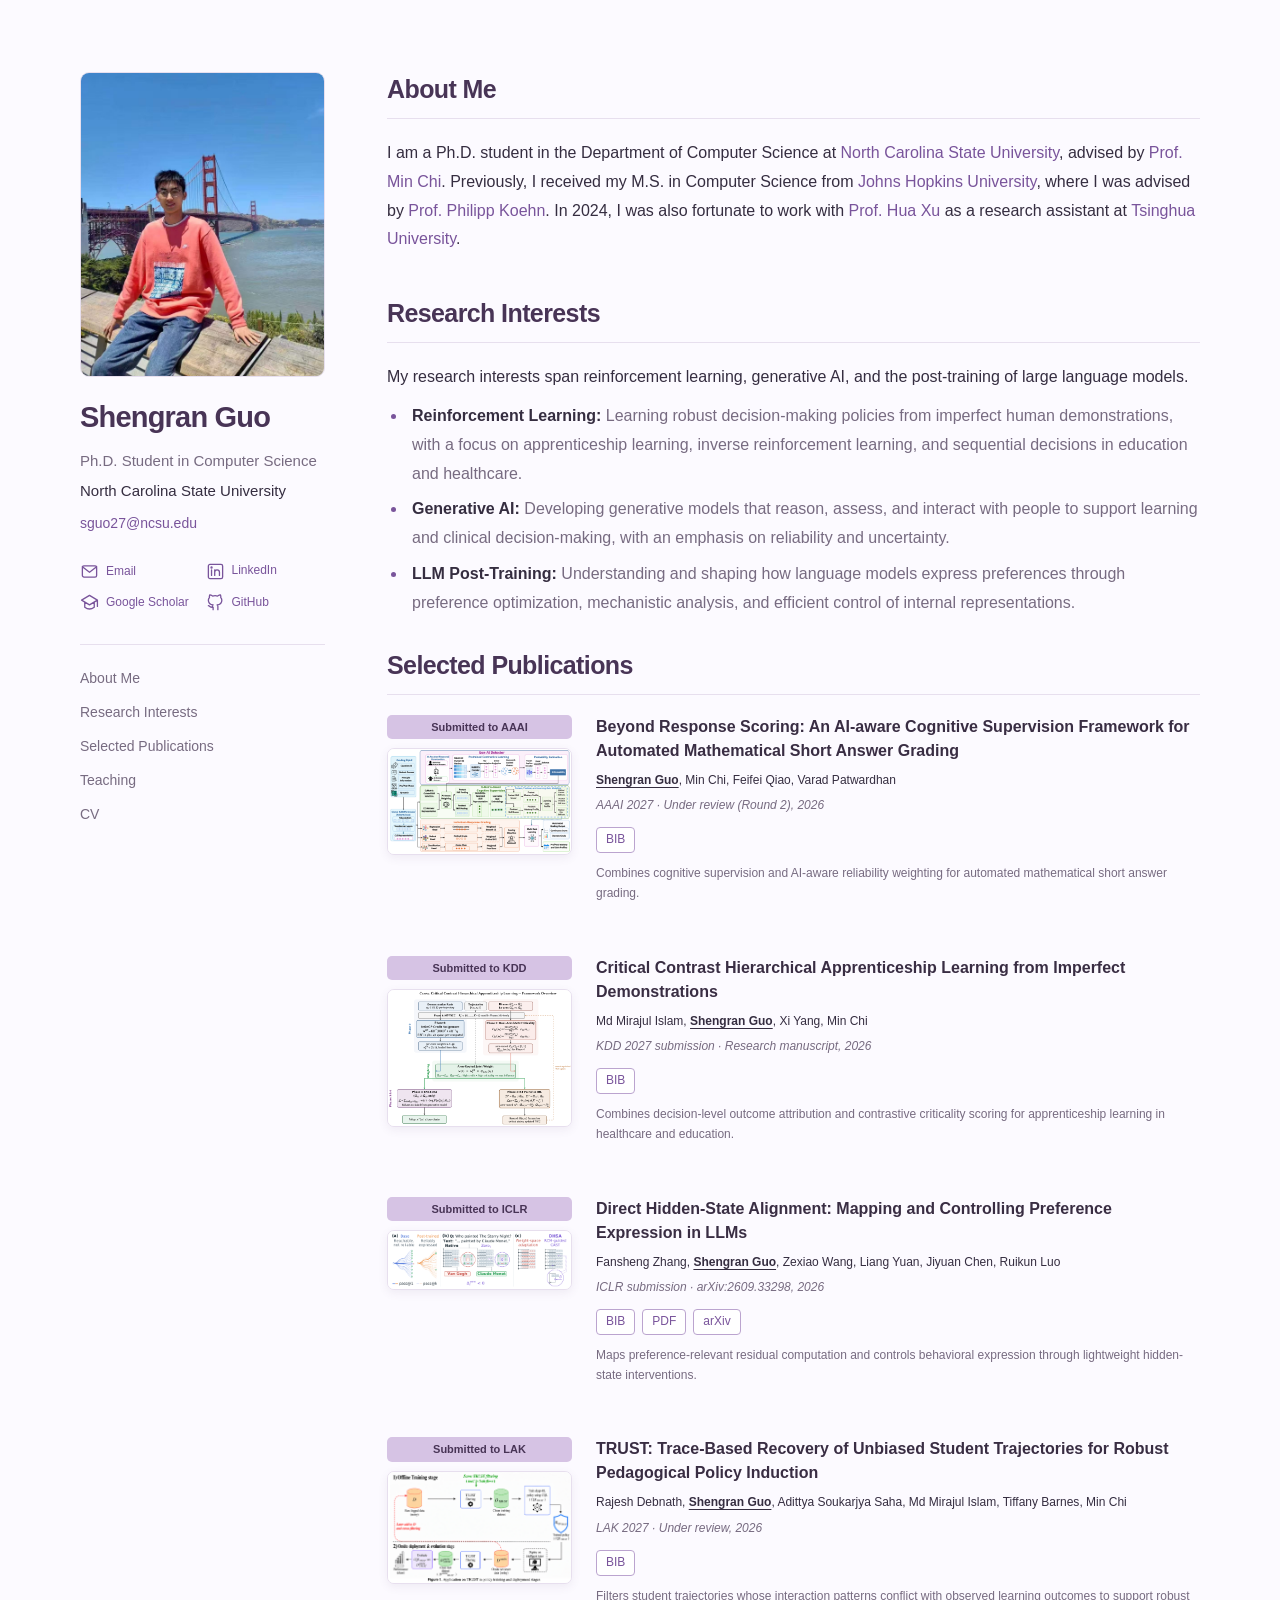
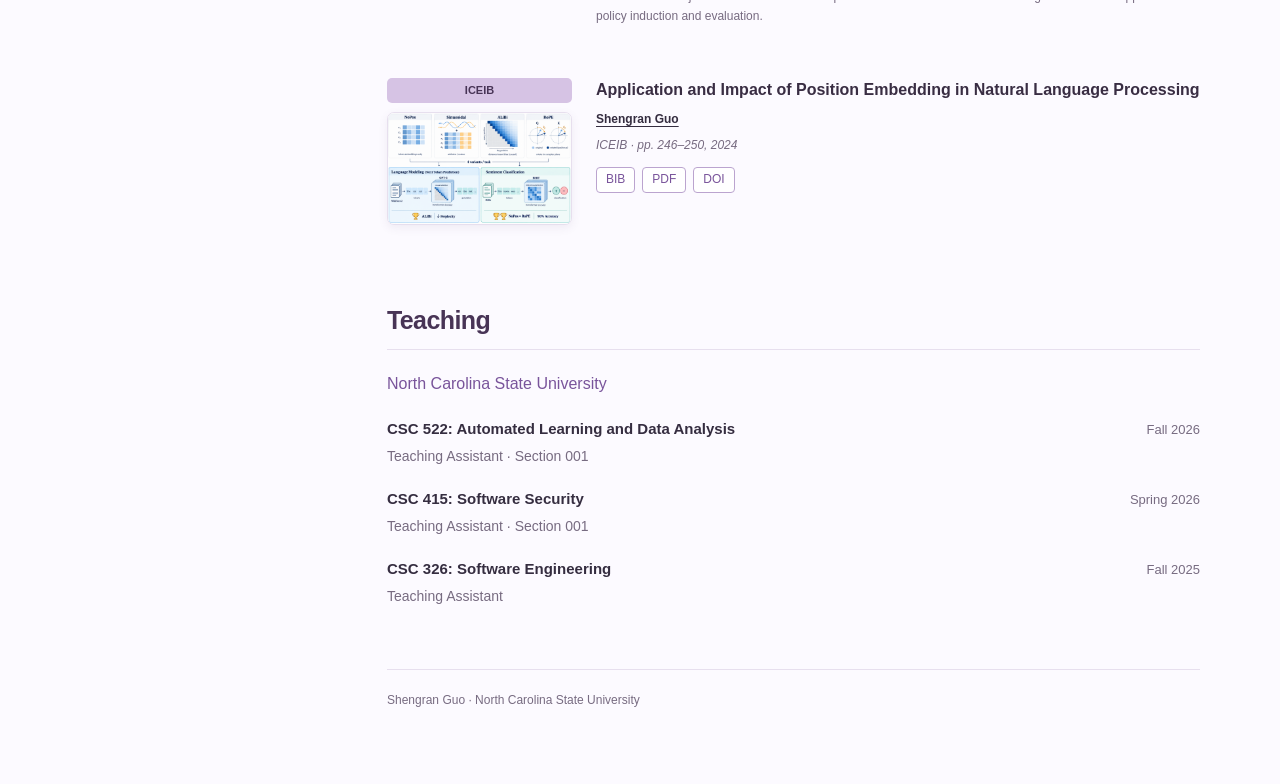
<file: index.html>
<!DOCTYPE html>
<html lang="en">
<head>
  <meta charset="UTF-8">
  <meta name="viewport" content="width=device-width, initial-scale=1">
  <meta name="description" content="Shengran Guo — Ph.D. student in Computer Science at North Carolina State University. Research in reinforcement learning, generative AI, and LLM post-training.">
  <title>Shengran Guo | NC State University</title>
  <link rel="canonical" href="https://guoshengran2022-ux.github.io/">
  <link rel="stylesheet" href="assets/style.css">
  <script src="assets/profile.js" defer></script>
</head>
<body>
  <a class="skip-link" href="#about">Skip to content</a>
  <div class="layout">
    <header class="profile">
      <img class="profile-photo" src="assets/shengran-guo.jpg" alt="Shengran Guo at the Golden Gate Bridge" width="245" height="305">
      <h1>Shengran Guo</h1>
      <p class="position">Ph.D. Student in Computer Science</p>
      <p class="affiliation"><a href="https://www.ncsu.edu/">North Carolina State University</a></p>
      <p class="profile-email"><a href="mailto:sguo27@ncsu.edu">sguo27@ncsu.edu</a></p>
      <div class="contacts" aria-label="Contact and academic profiles">
        <span class="contact pending" data-contact="email" aria-disabled="true" title="Email address to be added"><svg viewBox="0 0 24 24" aria-hidden="true"><rect x="3" y="5" width="18" height="14" rx="2"/><path d="m3 6 9 7 9-7"/></svg><span>Email</span></span>
        <span class="contact pending" data-contact="linkedin" aria-disabled="true" title="LinkedIn profile to be added"><svg viewBox="0 0 24 24" aria-hidden="true"><rect x="3" y="3" width="18" height="18" rx="2"/><path d="M7 10v7M11 17v-7m0 3c0-4 6-4 6 0v4"/><circle cx="7" cy="7" r=".65"/></svg><span>LinkedIn</span></span>
        <span class="contact pending" data-contact="scholar" aria-disabled="true" title="Google Scholar profile to be added"><svg viewBox="0 0 24 24" aria-hidden="true"><path d="m2 9 10-6 10 6-10 6L2 9Zm4 3v6c4 3 8 3 12 0v-6M22 9v8"/></svg><span>Google Scholar</span></span>
        <a class="contact" href="https://github.com/guoshengran2022-ux" aria-label="GitHub profile"><svg viewBox="0 0 24 24" aria-hidden="true"><path d="M9 21v-3c-4 1-4-2-6-2m12 5v-4c0-1-.3-1.8-1-2 3-.4 6-1.5 6-6 0-1.4-.5-2.5-1.4-3.4.2-.8.2-2-.3-3.1 0 0-1.1-.3-3.6 1.3a12 12 0 0 0-6.4 0C5.8 2.2 4.7 2.5 4.7 2.5c-.5 1.1-.5 2.3-.3 3.1C3.5 6.5 3 7.6 3 9c0 4.5 3 5.6 6 6-.7.2-1 1-1 2"/></svg><span>GitHub</span></a>
      </div>
      <nav aria-label="Main navigation"><a href="#about">About Me</a><a href="#research">Research Interests</a><a href="#publications">Selected Publications</a><a href="#teaching">Teaching</a><a href="cv/">CV</a></nav>
    </header>
    <main id="main">
      <section id="about">
        <h2>About Me</h2>
        <p>I am a Ph.D. student in the Department of Computer Science at <a href="https://www.ncsu.edu/">North Carolina State University</a>, advised by <a href="https://csc.ncsu.edu/people/mchi/">Prof. Min Chi</a>.
        Previously, I received my M.S. in Computer Science from <a href="https://www.jhu.edu/">Johns Hopkins University</a>, where I was advised by <a href="https://engineering.jhu.edu/faculty/philipp-koehn/">Prof. Philipp Koehn</a>. In 2024, I was also fortunate to work with <a href="https://thu-xuhua.github.io/">Prof. Hua Xu</a> as a research assistant at <a href="https://www.tsinghua.edu.cn/en/">Tsinghua University</a>.</p>
      </section>
      <section id="research">
        <h2>Research Interests</h2>
        <p>My research interests span reinforcement learning, generative AI, and the post-training of large language models.</p>
        <ul class="research-list">
          <li><h3>Reinforcement Learning</h3><p>Learning robust decision-making policies from imperfect human demonstrations, with a focus on apprenticeship learning, inverse reinforcement learning, and sequential decisions in education and healthcare.</p></li>
          <li><h3>Generative AI</h3><p>Developing generative models that reason, assess, and interact with people to support learning and clinical decision-making, with an emphasis on reliability and uncertainty.</p></li>
          <li><h3>LLM Post-Training</h3><p>Understanding and shaping how language models express preferences through preference optimization, mechanistic analysis, and efficient control of internal representations.</p></li>
        </ul>
      </section>
      <section id="publications">
        <h2>Selected Publications</h2>
        <div id="publication-list" class="publications"><p class="empty-state">Publication details will be added soon.</p></div>
        <noscript><p>Please enable JavaScript to view the publication list.</p></noscript>
      </section>
      <section id="teaching">
        <h2>Teaching</h2>
        <p class="teaching-university"><a href="https://www.ncsu.edu/">North Carolina State University</a></p>
        <div class="teaching-entry">
          <div class="teaching-heading"><h3>CSC 522: Automated Learning and Data Analysis</h3><span>Fall 2026</span></div>
          <p>Teaching Assistant · Section 001</p>
        </div>
        <div class="teaching-entry">
          <div class="teaching-heading"><h3>CSC 415: Software Security</h3><span>Spring 2026</span></div>
          <p>Teaching Assistant · Section 001</p>
        </div>
        <div class="teaching-entry">
          <div class="teaching-heading"><h3>CSC 326: Software Engineering</h3><span>Fall 2025</span></div>
          <p>Teaching Assistant</p>
        </div>
      </section>
      <footer>Shengran Guo · North Carolina State University</footer>
    </main>
  </div>
</body>
</html>
</file>
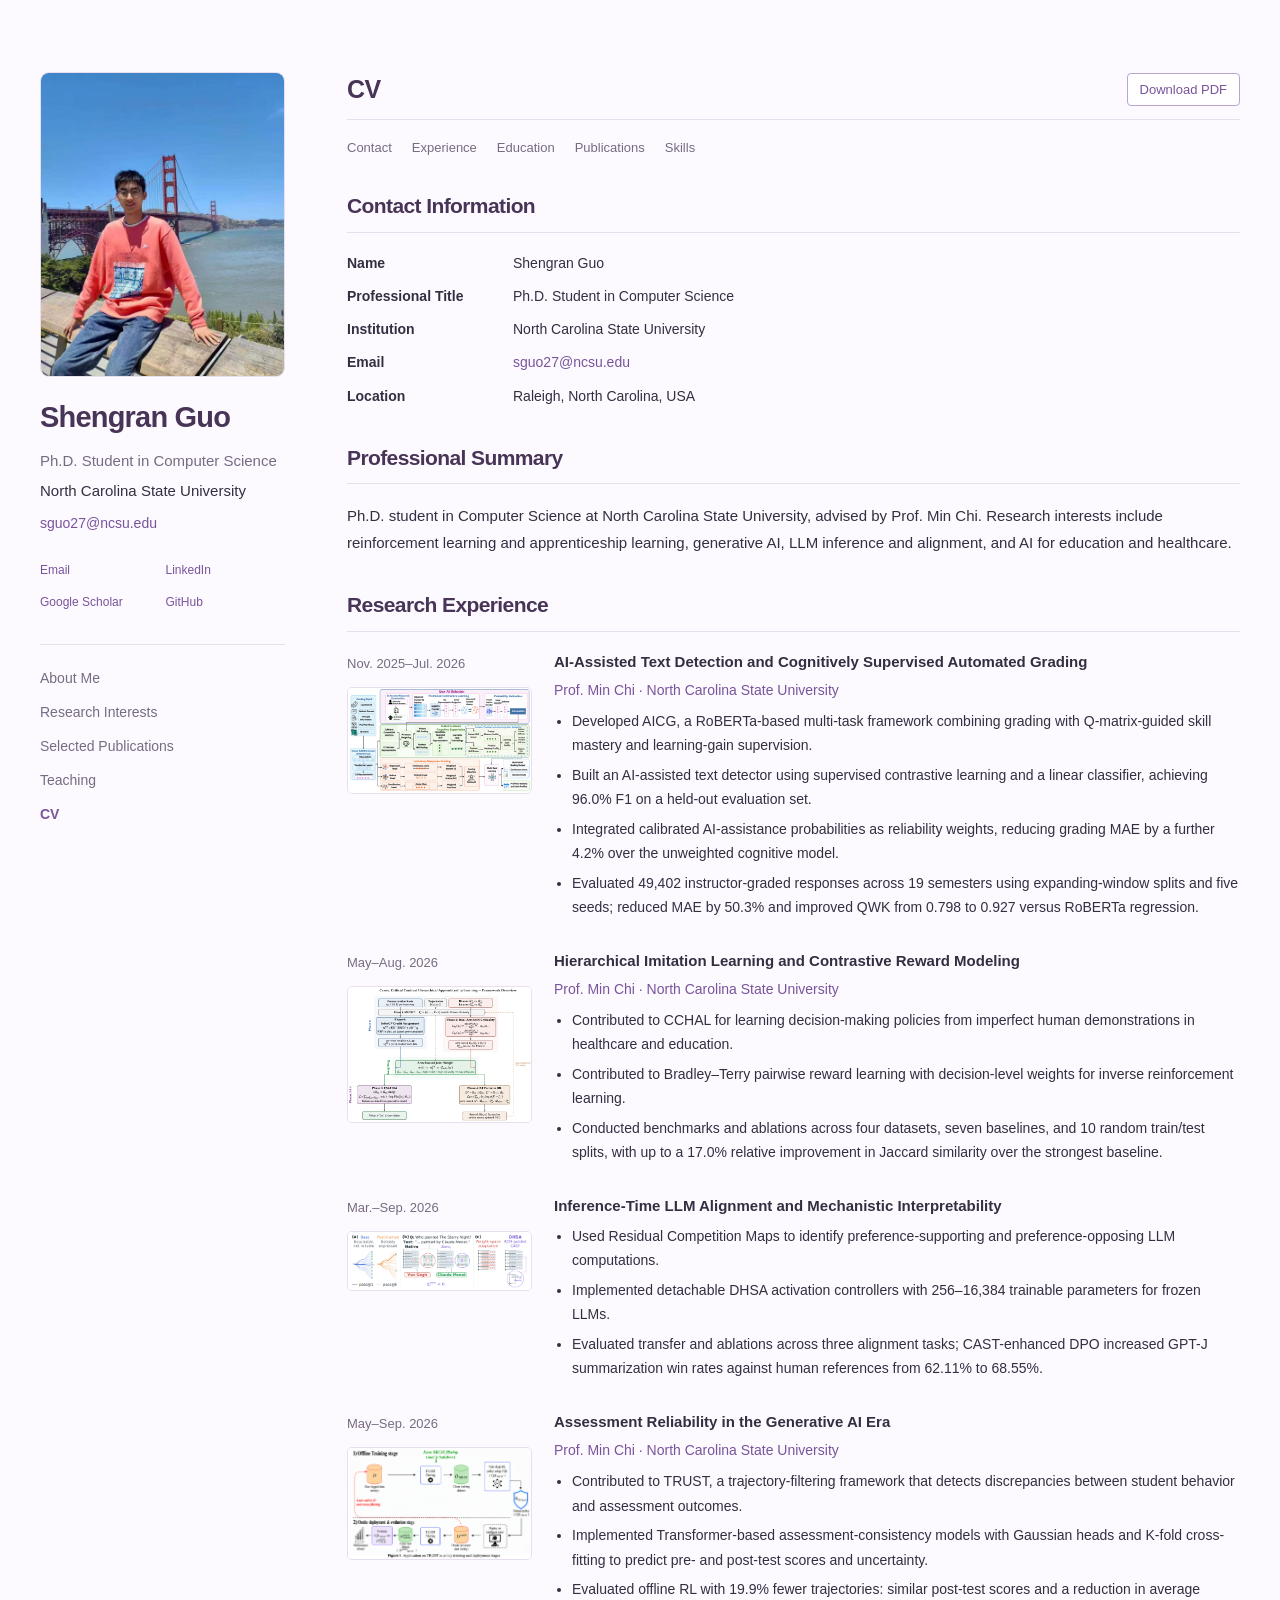
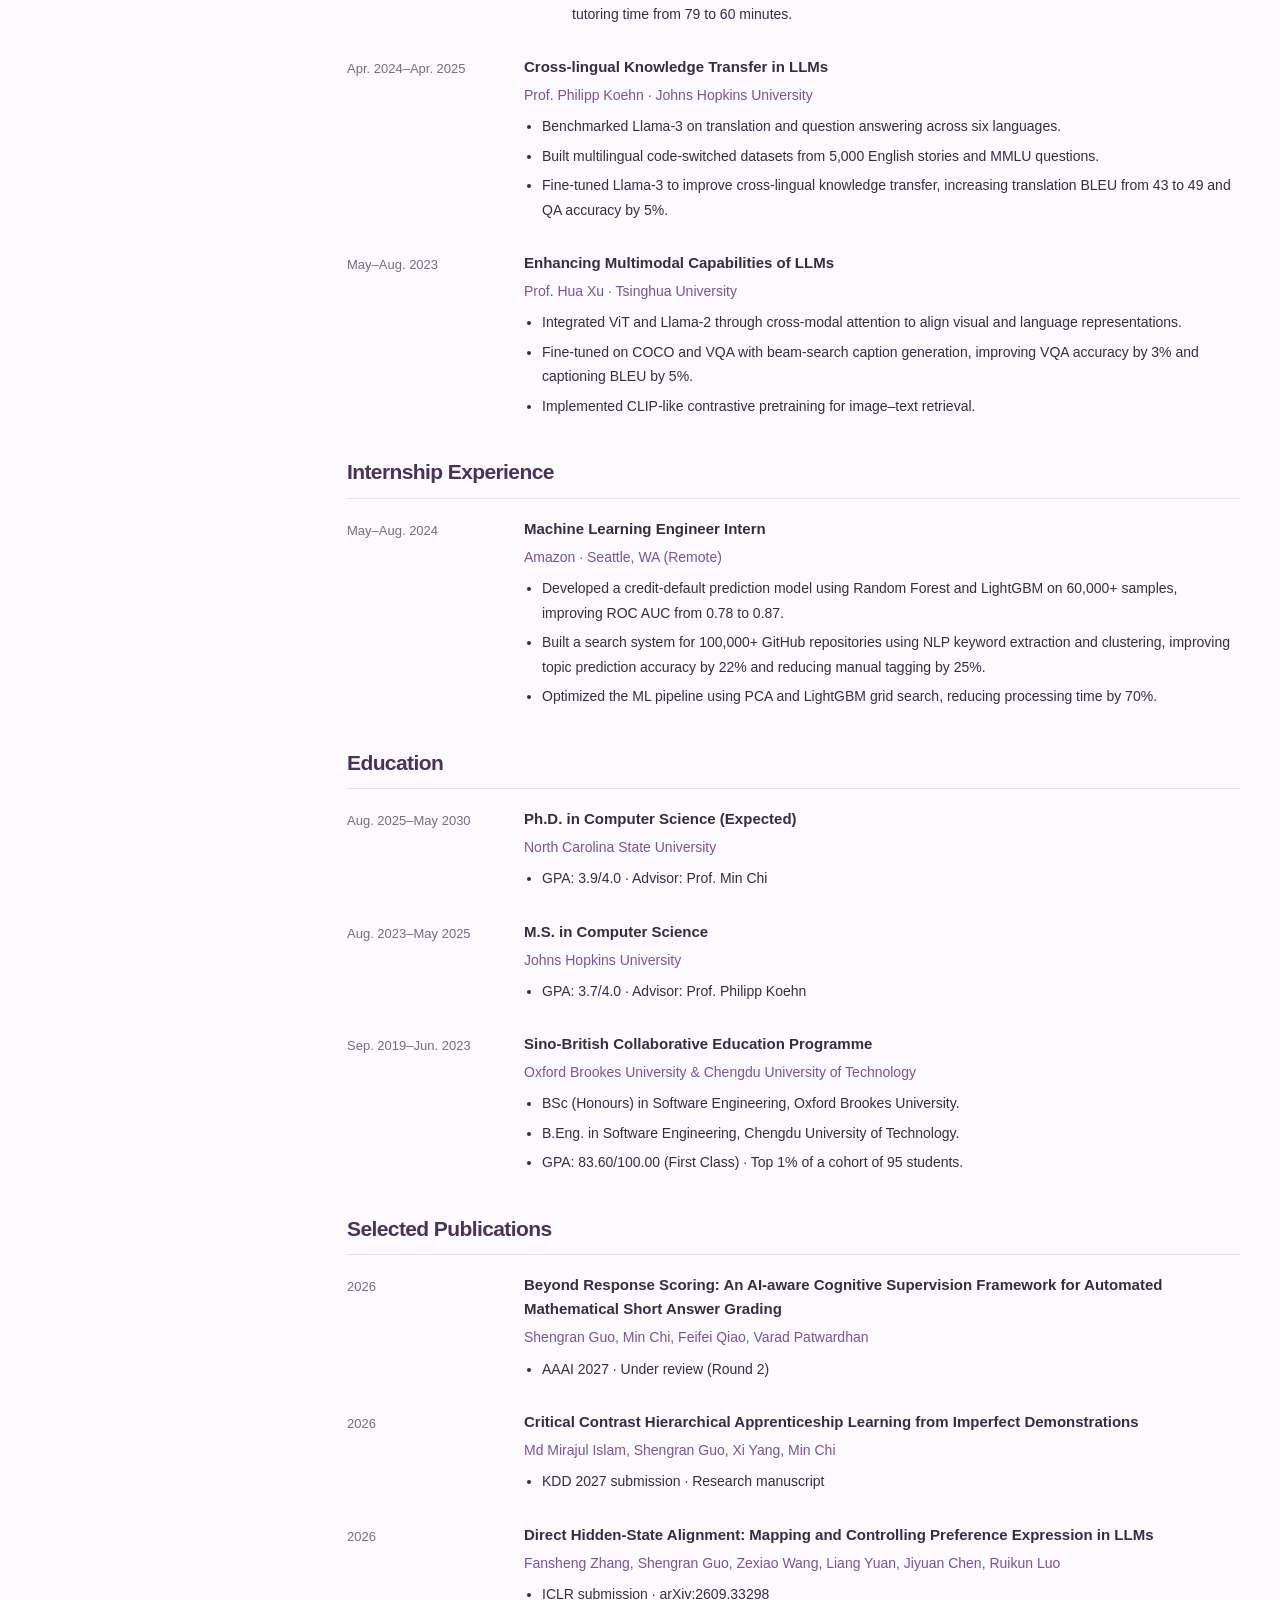
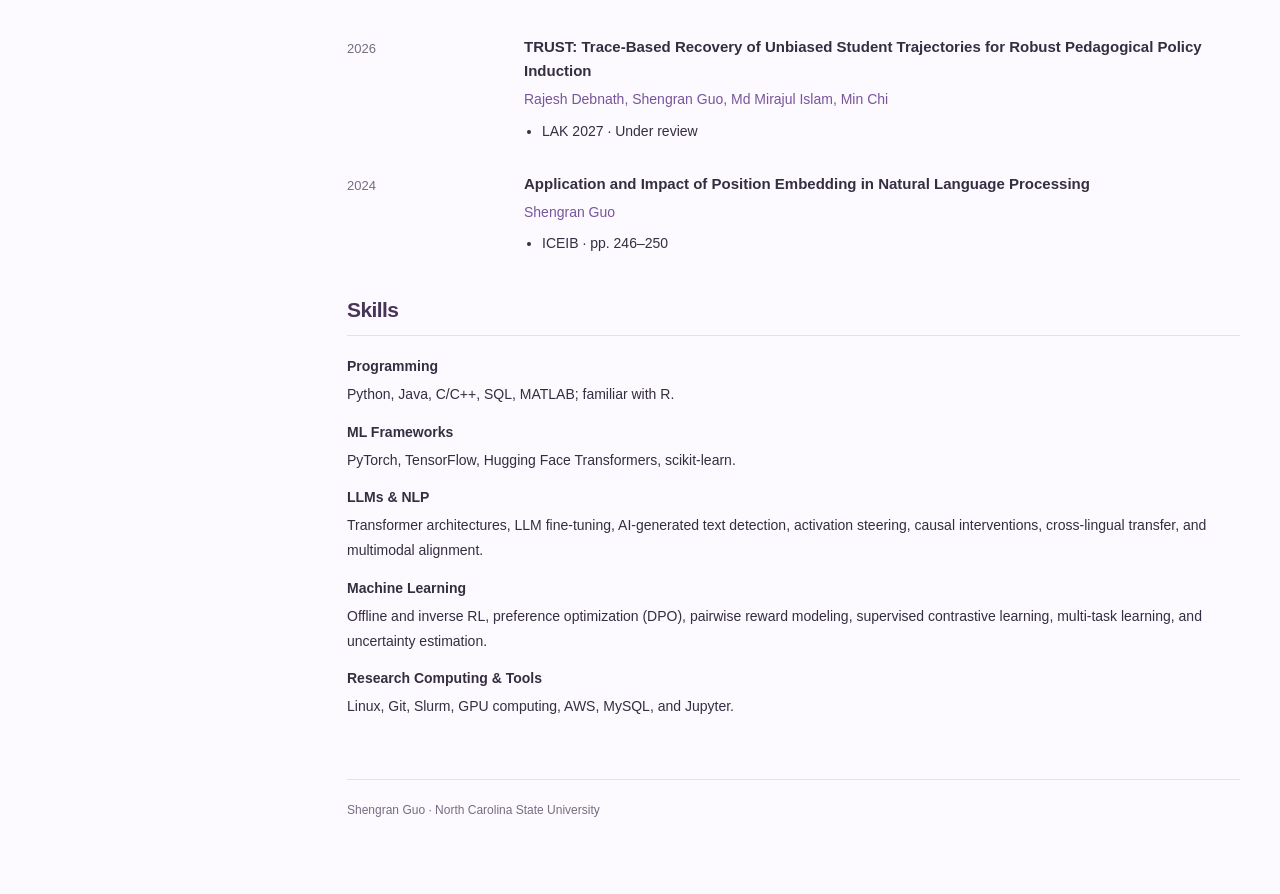
<file: cv/index.html>
<!DOCTYPE html>
<html lang="en">
<head>
<meta charset="UTF-8">
<meta name="viewport" content="width=device-width, initial-scale=1">
<meta name="description" content="Curriculum vitae of Shengran Guo, Ph.D. student at North Carolina State University.">
<title>CV | Shengran Guo</title>
<link rel="canonical" href="https://guoshengran2022-ux.github.io/cv/">
<link rel="stylesheet" href="../assets/style.css">
</head>
<body class="cv-page">
<a class="skip-link" href="#cv">Skip to CV</a>
<div class="layout">
    <header class="profile">
      <img class="profile-photo" src="../assets/shengran-guo.jpg" alt="Shengran Guo at the Golden Gate Bridge" width="245" height="305">
      <h1>Shengran Guo</h1>
      <p class="position">Ph.D. Student in Computer Science</p>
      <p class="affiliation"><a href="https://www.ncsu.edu/">North Carolina State University</a></p>
      <p class="profile-email"><a href="mailto:sguo27@ncsu.edu">sguo27@ncsu.edu</a></p>
      <div class="contacts" aria-label="Contact and academic profiles">
        <a class="contact" href="mailto:sguo27@ncsu.edu">Email</a>
        <a class="contact" href="https://www.linkedin.com/in/shengran-guo-b108312bb/">LinkedIn</a>
        <a class="contact" href="https://scholar.google.com/citations?user=rDqRZrIAAAAJ&amp;hl=zh-CN">Google Scholar</a>
        <a class="contact" href="https://github.com/guoshengran2022-ux">GitHub</a>
      </div>
      <nav aria-label="Main navigation"><a href="../#about">About Me</a><a href="../#research">Research Interests</a><a href="../#publications">Selected Publications</a><a href="../#teaching">Teaching</a><a href="./" aria-current="page">CV</a></nav>
    </header>
<main id="cv">
<div class="cv-heading"><h2>CV</h2><a class="cv-download" href="../assets/files/Shengran_Guo_CV.pdf" download>Download PDF</a></div>
<nav class="cv-contents" aria-label="CV sections"><a href="#contact">Contact</a><a href="#experience">Experience</a><a href="#education">Education</a><a href="#cv-publications">Publications</a><a href="#skills">Skills</a></nav>
<section id="contact" class="cv-section"><h2>Contact Information</h2><dl class="cv-contact"><dt>Name</dt><dd>Shengran Guo</dd><dt>Professional Title</dt><dd>Ph.D. Student in Computer Science</dd><dt>Institution</dt><dd>North Carolina State University</dd><dt>Email</dt><dd><a href="mailto:sguo27@ncsu.edu">sguo27@ncsu.edu</a></dd><dt>Location</dt><dd>Raleigh, North Carolina, USA</dd></dl></section>
<section class="cv-section"><h2>Professional Summary</h2><p>Ph.D. student in Computer Science at North Carolina State University, advised by Prof. Min Chi. Research interests include reinforcement learning and apprenticeship learning, generative AI, LLM inference and alignment, and AI for education and healthcare.</p></section><section id="experience" class="cv-section"><h2>Research Experience</h2><article class="cv-entry cv-research-entry"><div class="cv-date">Nov. 2025–Jul. 2026<img class="cv-research-image" src="../assets/publication-1.png" alt="AICG framework overview" loading="lazy"></div><div><h3>AI-Assisted Text Detection and Cognitively Supervised Automated Grading</h3><p class="cv-org">Prof. Min Chi · North Carolina State University</p><ul><li>Developed AICG, a RoBERTa-based multi-task framework combining grading with Q-matrix-guided skill mastery and learning-gain supervision.</li><li>Built an AI-assisted text detector using supervised contrastive learning and a linear classifier, achieving 96.0% F1 on a held-out evaluation set.</li><li>Integrated calibrated AI-assistance probabilities as reliability weights, reducing grading MAE by a further 4.2% over the unweighted cognitive model.</li><li>Evaluated 49,402 instructor-graded responses across 19 semesters using expanding-window splits and five seeds; reduced MAE by 50.3% and improved QWK from 0.798 to 0.927 versus RoBERTa regression.</li></ul></div></article><article class="cv-entry cv-research-entry"><div class="cv-date">May–Aug. 2026<img class="cv-research-image" src="../assets/publication-2.png" alt="CCHAL framework overview" loading="lazy"></div><div><h3>Hierarchical Imitation Learning and Contrastive Reward Modeling</h3><p class="cv-org">Prof. Min Chi · North Carolina State University</p><ul><li>Contributed to CCHAL for learning decision-making policies from imperfect human demonstrations in healthcare and education.</li><li>Contributed to Bradley–Terry pairwise reward learning with decision-level weights for inverse reinforcement learning.</li><li>Conducted benchmarks and ablations across four datasets, seven baselines, and 10 random train/test splits, with up to a 17.0% relative improvement in Jaccard similarity over the strongest baseline.</li></ul></div></article><article class="cv-entry cv-research-entry"><div class="cv-date">Mar.–Sep. 2026<img class="cv-research-image" src="../assets/publication-3.png" alt="DHSA framework overview" loading="lazy"></div><div><h3>Inference-Time LLM Alignment and Mechanistic Interpretability</h3><ul><li>Used Residual Competition Maps to identify preference-supporting and preference-opposing LLM computations.</li><li>Implemented detachable DHSA activation controllers with 256–16,384 trainable parameters for frozen LLMs.</li><li>Evaluated transfer and ablations across three alignment tasks; CAST-enhanced DPO increased GPT-J summarization win rates against human references from 62.11% to 68.55%.</li></ul></div></article><article class="cv-entry cv-research-entry"><div class="cv-date">May–Sep. 2026<img class="cv-research-image" src="../assets/publication-4.png" alt="TRUST framework overview" loading="lazy"></div><div><h3>Assessment Reliability in the Generative AI Era</h3><p class="cv-org">Prof. Min Chi · North Carolina State University</p><ul><li>Contributed to TRUST, a trajectory-filtering framework that detects discrepancies between student behavior and assessment outcomes.</li><li>Implemented Transformer-based assessment-consistency models with Gaussian heads and K-fold cross-fitting to predict pre- and post-test scores and uncertainty.</li><li>Evaluated offline RL with 19.9% fewer trajectories: similar post-test scores and a reduction in average tutoring time from 79 to 60 minutes.</li></ul></div></article><article class="cv-entry"><div class="cv-date">Apr. 2024–Apr. 2025</div><div><h3>Cross-lingual Knowledge Transfer in LLMs</h3><p class="cv-org">Prof. Philipp Koehn · Johns Hopkins University</p><ul><li>Benchmarked Llama-3 on translation and question answering across six languages.</li><li>Built multilingual code-switched datasets from 5,000 English stories and MMLU questions.</li><li>Fine-tuned Llama-3 to improve cross-lingual knowledge transfer, increasing translation BLEU from 43 to 49 and QA accuracy by 5%.</li></ul></div></article><article class="cv-entry"><div class="cv-date">May–Aug. 2023</div><div><h3>Enhancing Multimodal Capabilities of LLMs</h3><p class="cv-org">Prof. Hua Xu · Tsinghua University</p><ul><li>Integrated ViT and Llama-2 through cross-modal attention to align visual and language representations.</li><li>Fine-tuned on COCO and VQA with beam-search caption generation, improving VQA accuracy by 3% and captioning BLEU by 5%.</li><li>Implemented CLIP-like contrastive pretraining for image–text retrieval.</li></ul></div></article></section><section class="cv-section"><h2>Internship Experience</h2><article class="cv-entry"><div class="cv-date">May–Aug. 2024</div><div><h3>Machine Learning Engineer Intern</h3><p class="cv-org">Amazon · Seattle, WA (Remote)</p><ul><li>Developed a credit-default prediction model using Random Forest and LightGBM on 60,000+ samples, improving ROC AUC from 0.78 to 0.87.</li><li>Built a search system for 100,000+ GitHub repositories using NLP keyword extraction and clustering, improving topic prediction accuracy by 22% and reducing manual tagging by 25%.</li><li>Optimized the ML pipeline using PCA and LightGBM grid search, reducing processing time by 70%.</li></ul></div></article></section><section id="education" class="cv-section"><h2>Education</h2><article class="cv-entry"><div class="cv-date">Aug. 2025–May 2030</div><div><h3>Ph.D. in Computer Science (Expected)</h3><p class="cv-org">North Carolina State University</p><ul><li>GPA: 3.9/4.0 · Advisor: Prof. Min Chi</li></ul></div></article><article class="cv-entry"><div class="cv-date">Aug. 2023–May 2025</div><div><h3>M.S. in Computer Science</h3><p class="cv-org">Johns Hopkins University</p><ul><li>GPA: 3.7/4.0 · Advisor: Prof. Philipp Koehn</li></ul></div></article><article class="cv-entry"><div class="cv-date">Sep. 2019–Jun. 2023</div><div><h3>Sino-British Collaborative Education Programme</h3><p class="cv-org">Oxford Brookes University &amp; Chengdu University of Technology</p><ul><li>BSc (Honours) in Software Engineering, Oxford Brookes University.</li><li>B.Eng. in Software Engineering, Chengdu University of Technology.</li><li>GPA: 83.60/100.00 (First Class) · Top 1% of a cohort of 95 students.</li></ul></div></article></section><section id="cv-publications" class="cv-section"><h2>Selected Publications</h2><article class="cv-entry"><div class="cv-date">2026</div><div><h3>Beyond Response Scoring: An AI-aware Cognitive Supervision Framework for Automated Mathematical Short Answer Grading</h3><p class="cv-org">Shengran Guo, Min Chi, Feifei Qiao, Varad Patwardhan</p><ul><li>AAAI 2027 · Under review (Round 2)</li></ul></div></article><article class="cv-entry"><div class="cv-date">2026</div><div><h3>Critical Contrast Hierarchical Apprenticeship Learning from Imperfect Demonstrations</h3><p class="cv-org">Md Mirajul Islam, Shengran Guo, Xi Yang, Min Chi</p><ul><li>KDD 2027 submission · Research manuscript</li></ul></div></article><article class="cv-entry"><div class="cv-date">2026</div><div><h3>Direct Hidden-State Alignment: Mapping and Controlling Preference Expression in LLMs</h3><p class="cv-org">Fansheng Zhang, Shengran Guo, Zexiao Wang, Liang Yuan, Jiyuan Chen, Ruikun Luo</p><ul><li>ICLR submission · arXiv:2609.33298</li></ul></div></article><article class="cv-entry"><div class="cv-date">2026</div><div><h3>TRUST: Trace-Based Recovery of Unbiased Student Trajectories for Robust Pedagogical Policy Induction</h3><p class="cv-org">Rajesh Debnath, Shengran Guo, Md Mirajul Islam, Min Chi</p><ul><li>LAK 2027 · Under review</li></ul></div></article><article class="cv-entry"><div class="cv-date">2024</div><div><h3>Application and Impact of Position Embedding in Natural Language Processing</h3><p class="cv-org">Shengran Guo</p><ul><li>ICEIB · pp. 246–250</li></ul></div></article></section><section id="skills" class="cv-section"><h2>Skills</h2><dl class="cv-skills"><dt>Programming</dt><dd>Python, Java, C/C++, SQL, MATLAB; familiar with R.</dd><dt>ML Frameworks</dt><dd>PyTorch, TensorFlow, Hugging Face Transformers, scikit-learn.</dd><dt>LLMs &amp; NLP</dt><dd>Transformer architectures, LLM fine-tuning, AI-generated text detection, activation steering, causal interventions, cross-lingual transfer, and multimodal alignment.</dd><dt>Machine Learning</dt><dd>Offline and inverse RL, preference optimization (DPO), pairwise reward modeling, supervised contrastive learning, multi-task learning, and uncertainty estimation.</dd><dt>Research Computing &amp; Tools</dt><dd>Linux, Git, Slurm, GPU computing, AWS, MySQL, and Jupyter.</dd></dl></section><footer>Shengran Guo · North Carolina State University</footer>
</main>
</div>
</body>
</html>
</file>
<file: assets/style.css>
:root{color-scheme:light;--ink:#273444;--muted:#647181;--blue:#17649a;--line:#e5e9ed;--accent:#c32128}*{box-sizing:border-box}html{scroll-behavior:smooth;scroll-padding-top:35px}body{margin:0;background:#fff;color:var(--ink);font:16px/1.8 -apple-system,BlinkMacSystemFont,"Segoe UI",Arial,sans-serif}a{color:var(--blue);text-decoration:none}a:hover{text-decoration:underline}a:focus-visible,summary:focus-visible{outline:3px solid var(--blue);outline-offset:5px}.layout{max-width:1100px;margin:72px auto;padding:0 40px;display:grid;grid-template-columns:250px minmax(0,1fr);gap:76px}.profile{align-self:start;position:sticky;top:54px}.wordmark{display:inline-block;font-size:44px;font-weight:750;letter-spacing:-3px;line-height:1.2;color:#25394b;margin-bottom:24px}.wordmark span{color:var(--accent)}.wordmark:hover{text-decoration:none}h1{font-size:29px;letter-spacing:-.8px;line-height:1.25;margin:0 0 14px;color:#1b3045}.position{font-size:15px;line-height:1.6;margin:0 0 6px;color:var(--muted)}.affiliation{font-size:15px;line-height:1.65;margin:0}.affiliation a{color:var(--ink)}.contacts{display:grid;grid-template-columns:1fr 1fr;gap:10px 6px;margin:26px 0 30px}.contact{display:flex;align-items:center;gap:7px;font-size:12px;white-space:nowrap}.contact svg{width:19px;height:19px;flex-shrink:0;fill:none;stroke:currentColor;stroke-width:1.65;stroke-linecap:round;stroke-linejoin:round}.pending{color:#77838e;cursor:default}nav{border-top:1px solid var(--line);padding-top:21px;display:grid;gap:9px}nav a{font-size:14px;color:var(--muted)}nav a:hover{color:var(--blue)}section{margin-bottom:42px;scroll-margin-top:36px}h2{font-size:25px;line-height:1.4;font-weight:650;letter-spacing:-.6px;color:#1b3045;margin:0 0 20px;padding-bottom:11px;border-bottom:1px solid var(--line)}p{margin:0 0 16px}.research-list{padding-left:20px;margin:22px 0 0}.research-list li{padding-left:5px;margin-bottom:16px}.research-list li::marker{color:var(--blue)}h3{font-size:16px;line-height:1.6;margin:0;font-weight:650}.research-list p{font-size:15px;color:var(--muted);margin:3px 0 0}.publication{display:grid;grid-template-columns:175px minmax(0,1fr);gap:22px;padding:23px 0;border-bottom:1px solid var(--line)}.publication:first-child{padding-top:0}.paper-visual{position:relative;align-self:start}.paper-visual img{width:100%;height:125px;object-fit:contain;border:1px solid var(--line);border-radius:5px;background:#fff}.venue-badge{display:inline-block;font-size:11px;font-weight:700;color:var(--blue);background:#edf5fa;border-radius:3px;padding:2px 8px;margin-bottom:8px}.paper-title{font-size:17px;line-height:1.5;margin:0 0 7px;font-weight:650}.authors,.venue{font-size:13px;line-height:1.7;margin:0 0 5px}.venue{color:var(--muted);font-style:italic}.paper-links{display:flex;flex-wrap:wrap;gap:7px;margin-top:10px}.paper-links a,.paper-details summary{font-size:12px;border:1px solid #b8cad8;border-radius:4px;padding:1px 9px;color:var(--blue);cursor:pointer;list-style:none}.paper-links a:hover{background:#edf5fa;text-decoration:none}.paper-details{margin-top:9px}.paper-details summary{display:inline-block}.paper-details pre{font:12px/1.6 monospace;background:#f5f7f9;padding:14px;white-space:pre-wrap;overflow-wrap:anywhere}.paper-abstract{font-size:14px;margin-top:12px}.empty-state{color:var(--muted);font-size:14px}footer{font-size:12px;color:var(--muted);border-top:1px solid var(--line);padding-top:20px;margin-top:60px}.skip-link{position:absolute;left:12px;top:-100px;background:white;padding:8px;z-index:1}.skip-link:focus{top:12px}@media(max-width:850px){.layout{gap:38px;padding:0 28px;grid-template-columns:220px minmax(0,1fr)}.publication{grid-template-columns:1fr}.paper-visual{max-width:250px}}@media(max-width:640px){.layout{display:block;margin:32px auto;padding:0 24px}.profile{position:static;margin-bottom:38px}.wordmark{margin-bottom:14px;font-size:36px}h1{font-size:30px}.contacts{display:flex;flex-wrap:wrap;gap:16px;margin:21px 0}nav{display:flex;flex-wrap:wrap;gap:8px 20px;padding-top:17px}h2{font-size:23px}section{margin-bottom:34px}.publication{grid-template-columns:1fr}.paper-visual{max-width:100%}.paper-visual img{height:auto;max-height:210px}footer{margin-top:42px}}@media(prefers-reduced-motion:reduce){html{scroll-behavior:auto}}

/* Soft lavender palette and compact academic layout. */
:root{--ink:#352d40;--muted:#776b81;--blue:#79549b;--line:#e7dfee;--accent:#a17bbe}
body{background:#fcfaff}.wordmark,h1,h2{color:#483456}.wordmark span{color:#ad88c6}
.layout{max-width:1200px;grid-template-columns:245px minmax(0,1fr);gap:62px}
#research>p{margin-bottom:10px}.research-list{margin-top:8px}.research-list li{margin-bottom:7px}.research-list h3,.research-list p{display:inline;font-size:16px;line-height:1.8}.research-list h3::after{content:': ';}.research-list p{margin:0}#research{margin-bottom:30px}
.publication{grid-template-columns:185px minmax(0,1fr);gap:24px;padding:26px 0;border-bottom:0}
.venue-badge{display:block;text-align:center;background:#d6c3e4;color:#483456;margin-bottom:9px;padding:3px 7px;border-radius:5px;font-size:11px;line-height:1.7}
.paper-visual img{height:auto;aspect-ratio:12/7;border:1px solid #e7dfee;border-radius:7px;box-shadow:0 3px 10px #59416f14;background:#f2edf8}
.paper-title{font-size:16px;color:#392d43}.paper-title a{color:inherit}.authors{font-size:12px}.authors strong{text-decoration:underline;text-underline-offset:3px}.venue{font-size:12px}.paper-summary{font-size:12px;line-height:1.65;color:var(--muted);margin:9px 0 0}.paper-links a,.paper-details summary{border-color:#bba4cf;background:#fff}.paper-links a:hover{background:#efe6f6}.paper-details pre{background:#f2edf8}.paper-details summary{font-size:11px}
@media(max-width:850px){.layout{grid-template-columns:210px minmax(0,1fr);gap:32px}.publication{grid-template-columns:1fr}.paper-visual{width:185px}}
@media(max-width:640px){.layout{display:block}.publication{grid-template-columns:1fr;gap:15px}.paper-visual{width:min(260px,100%)}.research-list li{margin-bottom:8px}}

/* Preserve complete paper figures regardless of their aspect ratio. */
.paper-visual img{aspect-ratio:auto;height:auto;max-height:none;object-fit:contain;background:#fff}
.paper-visual{max-width:100%}

/* Keep publication actions on one shared row. */
.paper-links{flex-wrap:nowrap;align-items:center;gap:7px;overflow-x:auto;padding:2px 0}
.paper-links a,.bib-button{flex:none;white-space:nowrap;font:12px/1.8 -apple-system,BlinkMacSystemFont,"Segoe UI",Arial,sans-serif;border:1px solid #bba4cf;border-radius:4px;padding:1px 9px;color:var(--blue);background:#fff;cursor:pointer}
.bib-button:hover{background:#efe6f6}.bib-button:focus-visible{outline:3px solid var(--blue);outline-offset:3px}
.bibtex-panel{font:12px/1.6 monospace;background:#f2edf8;padding:14px;white-space:pre-wrap;overflow-wrap:anywhere;margin:10px 0}

.email-toggle{border:0;background:none;padding:0;color:var(--blue);font-family:inherit;text-align:left;cursor:pointer}
.email-toggle:hover{text-decoration:underline}.email-toggle:focus-visible{outline:3px solid var(--blue);outline-offset:4px}
.email-panel{margin:-12px 0 24px;padding:12px;border:1px solid var(--line);border-radius:6px;background:#f2edf8;font-size:13px;overflow-wrap:anywhere}
.email-panel>a:first-child{display:block;margin-bottom:8px;user-select:all}
.email-panel button{font:inherit;color:var(--blue);background:white;border:1px solid #bba4cf;border-radius:4px;padding:2px 8px;margin-right:10px;cursor:pointer}
.email-panel [role=status]{display:block;font-size:12px;margin-top:5px}

.cv-page .layout{max-width:1400px;grid-template-columns:245px minmax(0,1fr)}
.cv-heading{display:flex;align-items:center;justify-content:space-between;gap:20px;border-bottom:1px solid var(--line);margin-bottom:16px;padding-bottom:12px}
.cv-heading h2{border:0;margin:0;padding:0}.cv-download{border:1px solid #bba4cf;border-radius:4px;padding:4px 12px;font-size:13px;white-space:nowrap;background:#fff}.cv-open{font-size:13px}
.cv-document{display:block;width:100%;height:1100px;height:85vh;min-height:600px;border:1px solid var(--line);border-radius:5px;background:#fff}
nav [aria-current=page]{color:var(--blue);font-weight:650}
@media(max-width:850px){.cv-page .layout{grid-template-columns:210px minmax(0,1fr)}}
@media(max-width:640px){.cv-page .layout{display:block}.cv-document{min-height:500px;height:75vh}}

.profile-photo{display:block;width:245px;height:305px;max-width:100%;object-fit:cover;object-position:50% 53%;border-radius:9px;margin:0 0 22px;border:1px solid var(--line)}
.profile-email{font-size:14px;margin:8px 0 0;line-height:1.6}
@media(max-width:640px){.profile-photo{width:220px;height:275px;margin-bottom:18px}}

.teaching-university{margin-bottom:18px}.teaching-entry{margin-bottom:18px}.teaching-heading{display:flex;justify-content:space-between;align-items:baseline;gap:12px}.teaching-heading h3{font-size:15px;line-height:1.6}.teaching-heading>span{font-size:13px;color:var(--muted);white-space:nowrap}.teaching-entry p{font-size:14px;color:var(--muted);line-height:1.7;margin:4px 0 0}
@media(max-width:640px){.teaching-heading{display:block}.teaching-heading>span{display:block;margin-top:2px}}

/* Structured web CV with dated entries. */
.cv-contents{display:flex;flex-wrap:wrap;gap:8px 20px;border:0;padding:0;margin:0 0 32px}.cv-contents a{font-size:13px}
.cv-section{margin-bottom:34px}.cv-section h2{font-size:21px;margin-bottom:18px}.cv-section p{font-size:15px}
.cv-contact{display:grid;grid-template-columns:150px 1fr;gap:8px 16px;font-size:14px}.cv-contact dt{font-weight:650}.cv-contact dd{margin:0}
.cv-entry{display:grid;grid-template-columns:155px minmax(0,1fr);gap:22px;margin-bottom:24px}.cv-date{font-size:13px;color:var(--muted);padding-top:2px}.cv-entry h3{font-size:15px;line-height:1.6}.cv-entry .cv-org{font-size:14px;color:var(--blue);margin:4px 0 6px}.cv-entry ul{margin:6px 0 0;padding-left:18px;font-size:14px;line-height:1.75}.cv-entry ul:empty{display:none}.cv-entry li{margin-bottom:5px}.cv-skills{font-size:14px}.cv-skills dt{font-weight:650;margin-top:12px}.cv-skills dd{margin:3px 0 0}
@media(max-width:850px){.cv-entry{grid-template-columns:1fr;gap:5px}.cv-contact{grid-template-columns:1fr;gap:2px}.cv-contact dd{margin-bottom:8px}}

.cv-research-image{display:block;width:100%;height:auto;margin-top:12px;border:1px solid var(--line);border-radius:5px;background:white}
.cv-research-entry{grid-template-columns:185px minmax(0,1fr)}
@media(max-width:850px){.cv-research-entry{grid-template-columns:1fr}.cv-research-image{width:185px;max-width:100%;margin-bottom:8px}}
</file>
